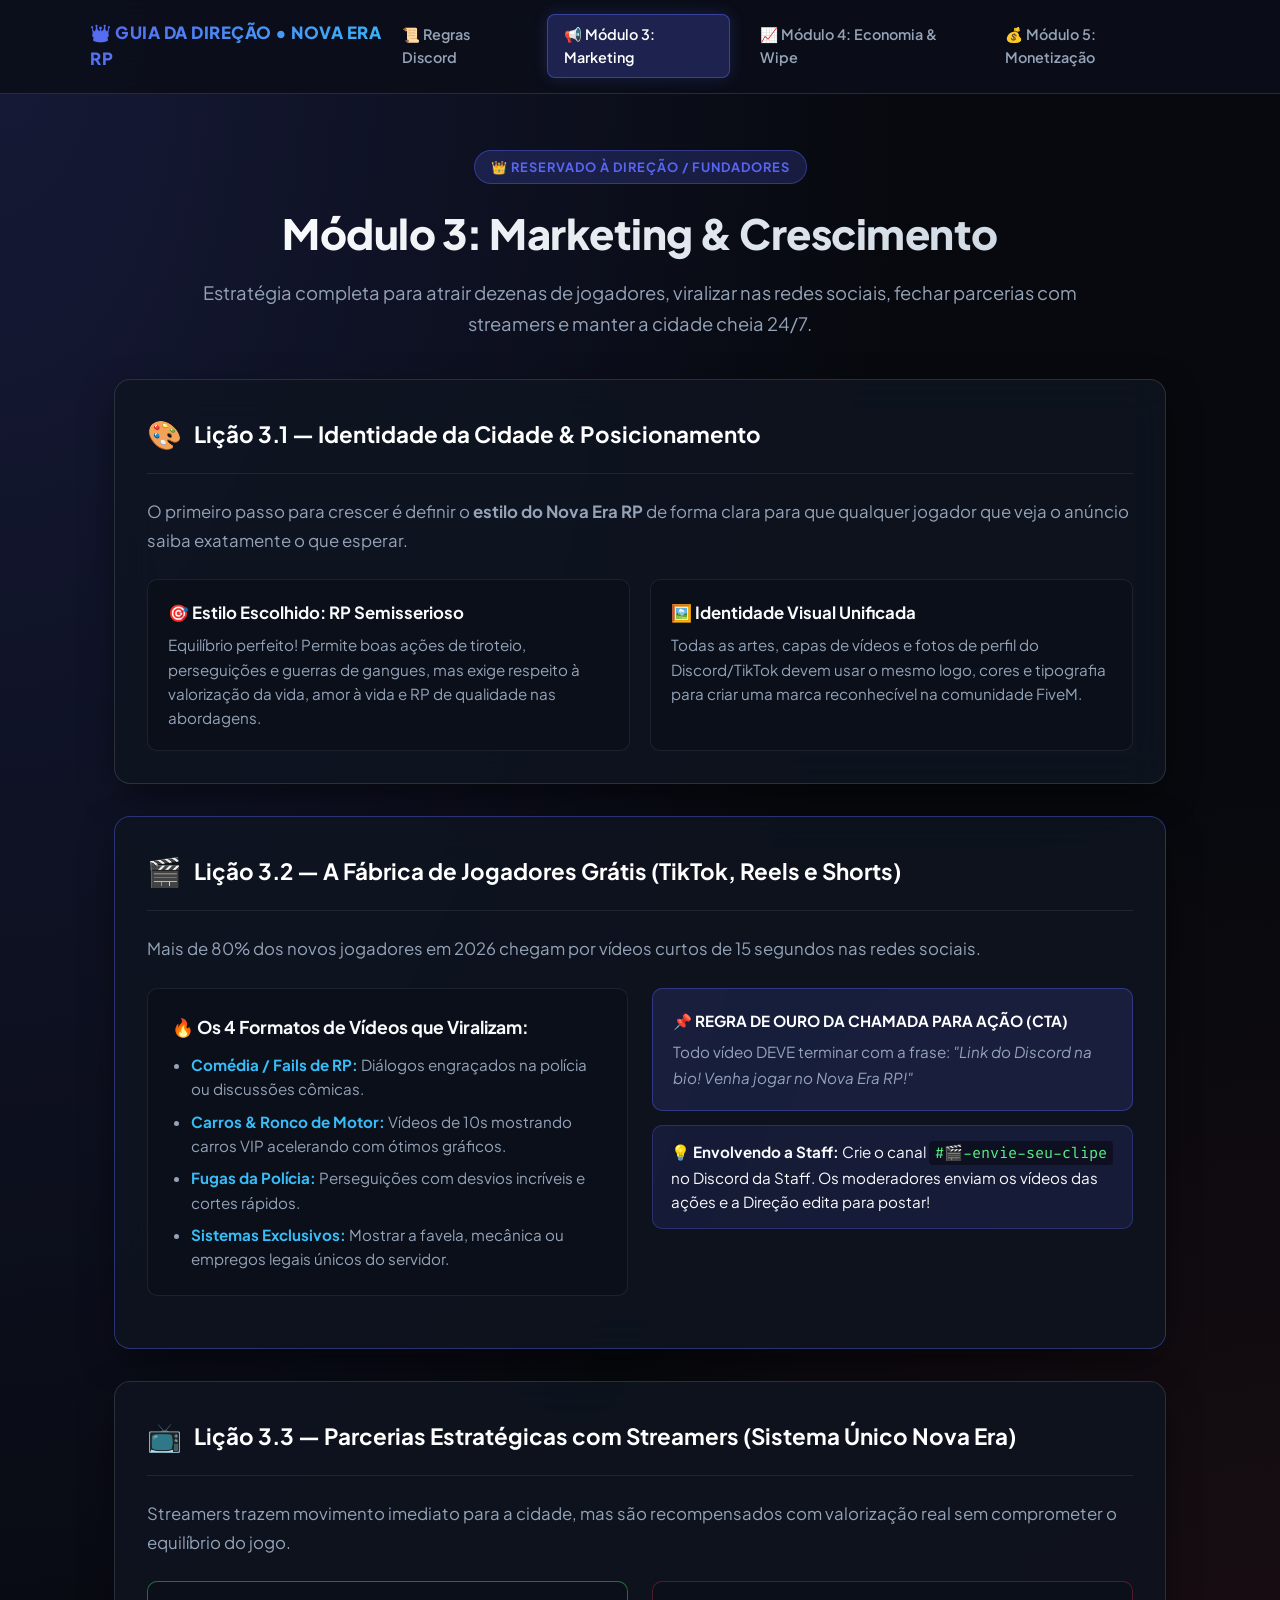
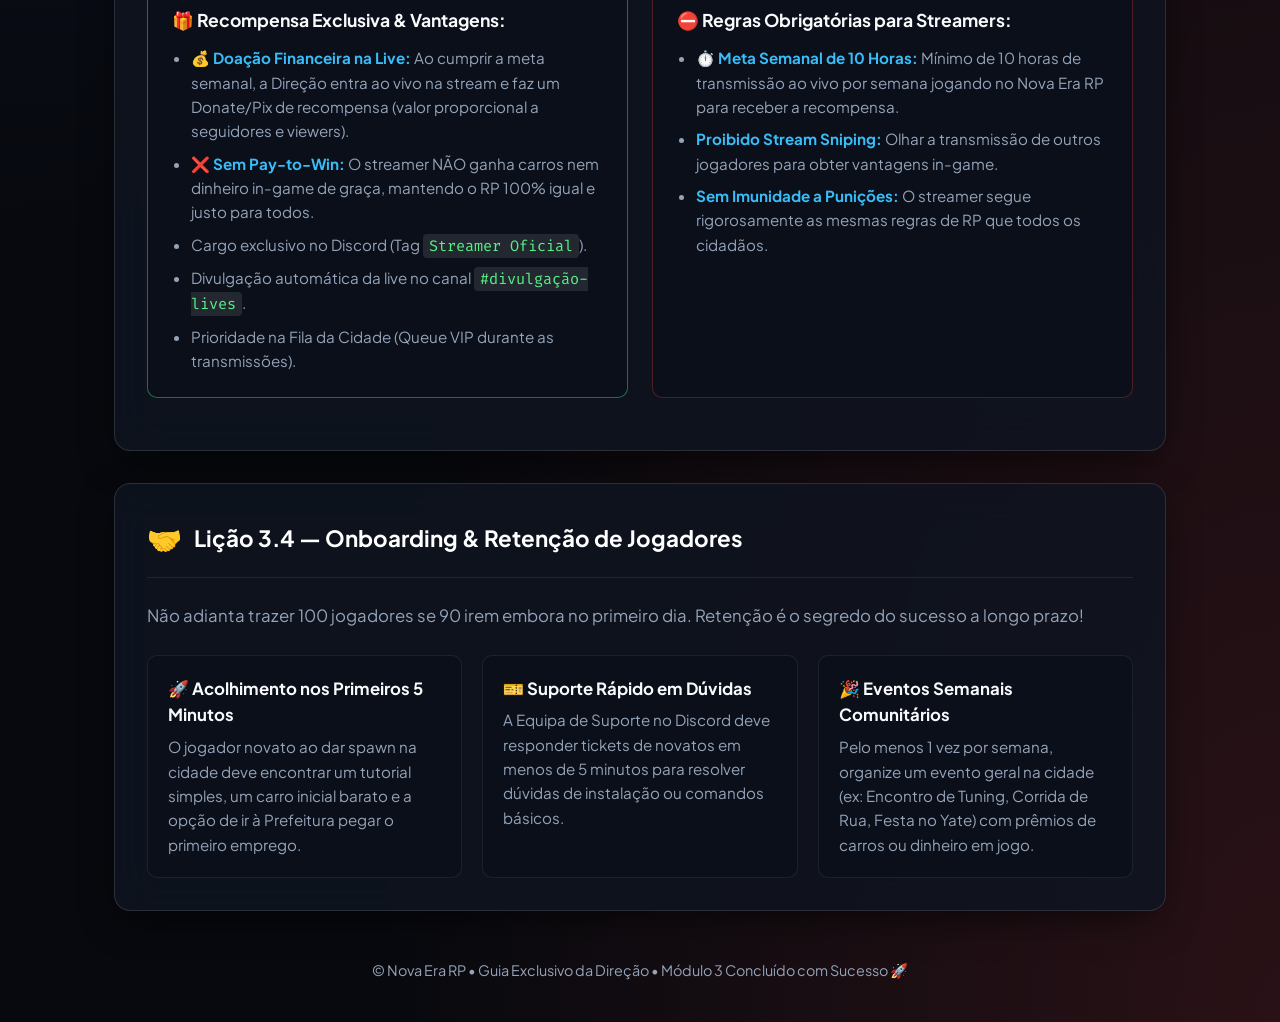
<file: modulo3.html>
<!DOCTYPE html>
<html lang="pt-PT">
<head>
  <meta charset="UTF-8">
  <meta name="viewport" content="width=device-width, initial-scale=1.0">
  <meta name="description" content="Módulo 3 Exclusivo da Direção: Marketing, Streamers e Crescimento da Playerbase do Nova Era RP">
  <title>Nova Era RP | Módulo 3 — Marketing & Crescimento</title>
  <link rel="preconnect" href="https://fonts.googleapis.com">
  <link rel="preconnect" href="https://fonts.gstatic.com" crossorigin>
  <link href="https://fonts.googleapis.com/css2?family=Plus+Jakarta+Sans:wght@400;500;600;700;800&family=Fira+Code:wght@400;500;600&display=swap" rel="stylesheet">
  <link rel="stylesheet" href="styles.css">
</head>
<body>

  <!-- Menu de Navegação -->
  <nav class="nav-menu">
    <div class="nav-container">
      <span class="nav-logo">👑 GUIA DA DIREÇÃO • NOVA ERA RP</span>
      <div class="nav-links">
        <a href="index.html" class="nav-item">📜 Regras Discord</a>
        <a href="modulo3.html" class="nav-item active">📢 Módulo 3: Marketing</a>
        <a href="modulo4.html" class="nav-item">📈 Módulo 4: Economia & Wipe</a>
        <a href="modulo5.html" class="nav-item">💰 Módulo 5: Monetização</a>
      </div>
    </div>
  </nav>

  <!-- Header Section -->
  <header class="hero">
    <div class="hero-container">
      <span class="server-badge">👑 RESERVADO À DIREÇÃO / FUNDADORES</span>
      <h1>Módulo 3: Marketing & Crescimento</h1>
      <p>Estratégia completa para atrair dezenas de jogadores, viralizar nas redes sociais, fechar parcerias com streamers e manter a cidade cheia 24/7.</p>
    </div>
  </header>

  <main class="main-container">

    <!-- LIÇÃO 3.1 -->
    <section class="card">
      <div class="card-header">
        <div class="header-title">
          <span class="header-icon">🎨</span>
          <h2>Lição 3.1 — Identidade da Cidade & Posicionamento</h2>
        </div>
      </div>
      <div class="card-body">
        <p class="section-desc">
          O primeiro passo para crescer é definir o <strong>estilo do Nova Era RP</strong> de forma clara para que qualquer jogador que veja o anúncio saiba exatamente o que esperar.
        </p>

        <div class="aggravating-grid">
          <div class="agg-item">
            <strong>🎯 Estilo Escolhido: RP Semisserioso</strong>
            <p>Equilíbrio perfeito! Permite boas ações de tiroteio, perseguições e guerras de gangues, mas exige respeito à valorização da vida, amor à vida e RP de qualidade nas abordagens.</p>
          </div>
          <div class="agg-item">
            <strong>🖼️ Identidade Visual Unificada</strong>
            <p>Todas as artes, capas de vídeos e fotos de perfil do Discord/TikTok devem usar o mesmo logo, cores e tipografia para criar uma marca reconhecível na comunidade FiveM.</p>
          </div>
        </div>
      </div>
    </section>

    <!-- LIÇÃO 3.2 -->
    <section class="card danger-card" style="border-color: rgba(88, 101, 242, 0.4);">
      <div class="card-header">
        <div class="header-title">
          <span class="header-icon">🎬</span>
          <h2>Lição 3.2 — A Fábrica de Jogadores Grátis (TikTok, Reels e Shorts)</h2>
        </div>
      </div>
      <div class="card-body">
        <p class="section-desc">
          Mais de 80% dos novos jogadores em 2026 chegam por vídeos curtos de 15 segundos nas redes sociais.
        </p>

        <div class="cheats-grid">
          <div class="cheat-info-box">
            <h3>🔥 Os 4 Formatos de Vídeos que Viralizam:</h3>
            <ul class="cheat-list">
              <li><strong>Comédia / Fails de RP:</strong> Diálogos engraçados na polícia ou discussões cômicas.</li>
              <li><strong>Carros & Ronco de Motor:</strong> Vídeos de 10s mostrando carros VIP acelerando com ótimos gráficos.</li>
              <li><strong>Fugas da Polícia:</strong> Perseguições com desvios incríveis e cortes rápidos.</li>
              <li><strong>Sistemas Exclusivos:</strong> Mostrar a favela, mecânica ou empregos legais únicos do servidor.</li>
            </ul>
          </div>

          <div class="cheat-rules-box">
            <div class="rule-alert alert-warn" style="background: rgba(88, 101, 242, 0.15); border-color: rgba(88, 101, 242, 0.4);">
              <span class="alert-title">📌 REGRA DE OURO DA CHAMADA PARA AÇÃO (CTA)</span>
              <span class="alert-desc">Todo vídeo DEVE terminar com a frase: <em>"Link do Discord na bio! Venha jogar no Nova Era RP!"</em></span>
            </div>
            <div class="staff-note">
              <strong>💡 Envolvendo a Staff:</strong> Crie o canal <code>#🎬-envie-seu-clipe</code> no Discord da Staff. Os moderadores enviam os vídeos das ações e a Direção edita para postar!
            </div>
          </div>
        </div>

      </div>
    </section>

    <!-- LIÇÃO 3.3 (ATUALIZADA) -->
    <section class="card">
      <div class="card-header">
        <div class="header-title">
          <span class="header-icon">📺</span>
          <h2>Lição 3.3 — Parcerias Estratégicas com Streamers (Sistema Único Nova Era)</h2>
        </div>
      </div>
      <div class="card-body">
        <p class="section-desc">
          Streamers trazem movimento imediato para a cidade, mas são recompensados com valorização real sem comprometer o equilíbrio do jogo.
        </p>

        <div class="cheats-grid">
          <div class="cheat-info-box" style="border-color: rgba(87, 242, 135, 0.4);">
            <h3>🎁 Recompensa Exclusiva & Vantagens:</h3>
            <ul class="cheat-list">
              <li><strong>💰 Doação Financeira na Live:</strong> Ao cumprir a meta semanal, a Direção entra ao vivo na stream e faz um Donate/Pix de recompensa (valor proporcional a seguidores e viewers).</li>
              <li><strong>❌ Sem Pay-to-Win:</strong> O streamer NÃO ganha carros nem dinheiro in-game de graça, mantendo o RP 100% igual e justo para todos.</li>
              <li>Cargo exclusivo no Discord (Tag <code>Streamer Oficial</code>).</li>
              <li>Divulgação automática da live no canal <code>#divulgação-lives</code>.</li>
              <li>Prioridade na Fila da Cidade (Queue VIP durante as transmissões).</li>
            </ul>
          </div>

          <div class="cheat-info-box" style="border-color: rgba(239, 68, 68, 0.3);">
            <h3>⛔ Regras Obrigatórias para Streamers:</h3>
            <ul class="cheat-list">
              <li><strong>⏱️ Meta Semanal de 10 Horas:</strong> Mínimo de 10 horas de transmissão ao vivo por semana jogando no Nova Era RP para receber a recompensa.</li>
              <li><strong>Proibido Stream Sniping:</strong> Olhar a transmissão de outros jogadores para obter vantagens in-game.</li>
              <li><strong>Sem Imunidade a Punições:</strong> O streamer segue rigorosamente as mesmas regras de RP que todos os cidadãos.</li>
            </ul>
          </div>
        </div>
      </div>
    </section>

    <!-- LIÇÃO 3.4 -->
    <section class="card staff-card">
      <div class="card-header">
        <div class="header-title">
          <span class="header-icon">🤝</span>
          <h2>Lição 3.4 — Onboarding & Retenção de Jogadores</h2>
        </div>
      </div>
      <div class="card-body">
        <p class="section-desc">
          Não adianta trazer 100 jogadores se 90 irem embora no primeiro dia. Retenção é o segredo do sucesso a longo prazo!
        </p>

        <div class="aggravating-grid">
          <div class="agg-item">
            <strong>🚀 Acolhimento nos Primeiros 5 Minutos</strong>
            <p>O jogador novato ao dar spawn na cidade deve encontrar um tutorial simples, um carro inicial barato e a opção de ir à Prefeitura pegar o primeiro emprego.</p>
          </div>
          <div class="agg-item">
            <strong>🎫 Suporte Rápido em Dúvidas</strong>
            <p>A Equipa de Suporte no Discord deve responder tickets de novatos em menos de 5 minutos para resolver dúvidas de instalação ou comandos básicos.</p>
          </div>
          <div class="agg-item">
            <strong>🎉 Eventos Semanais Comunitários</strong>
            <p>Pelo menos 1 vez por semana, organize um evento geral na cidade (ex: Encontro de Tuning, Corrida de Rua, Festa no Yate) com prêmios de carros ou dinheiro em jogo.</p>
          </div>
        </div>
      </div>
    </section>

  </main>

  <footer>
    <p>© Nova Era RP • Guia Exclusivo da Direção • Módulo 3 Concluído com Sucesso 🚀</p>
  </footer>

</body>
</html>
</file>
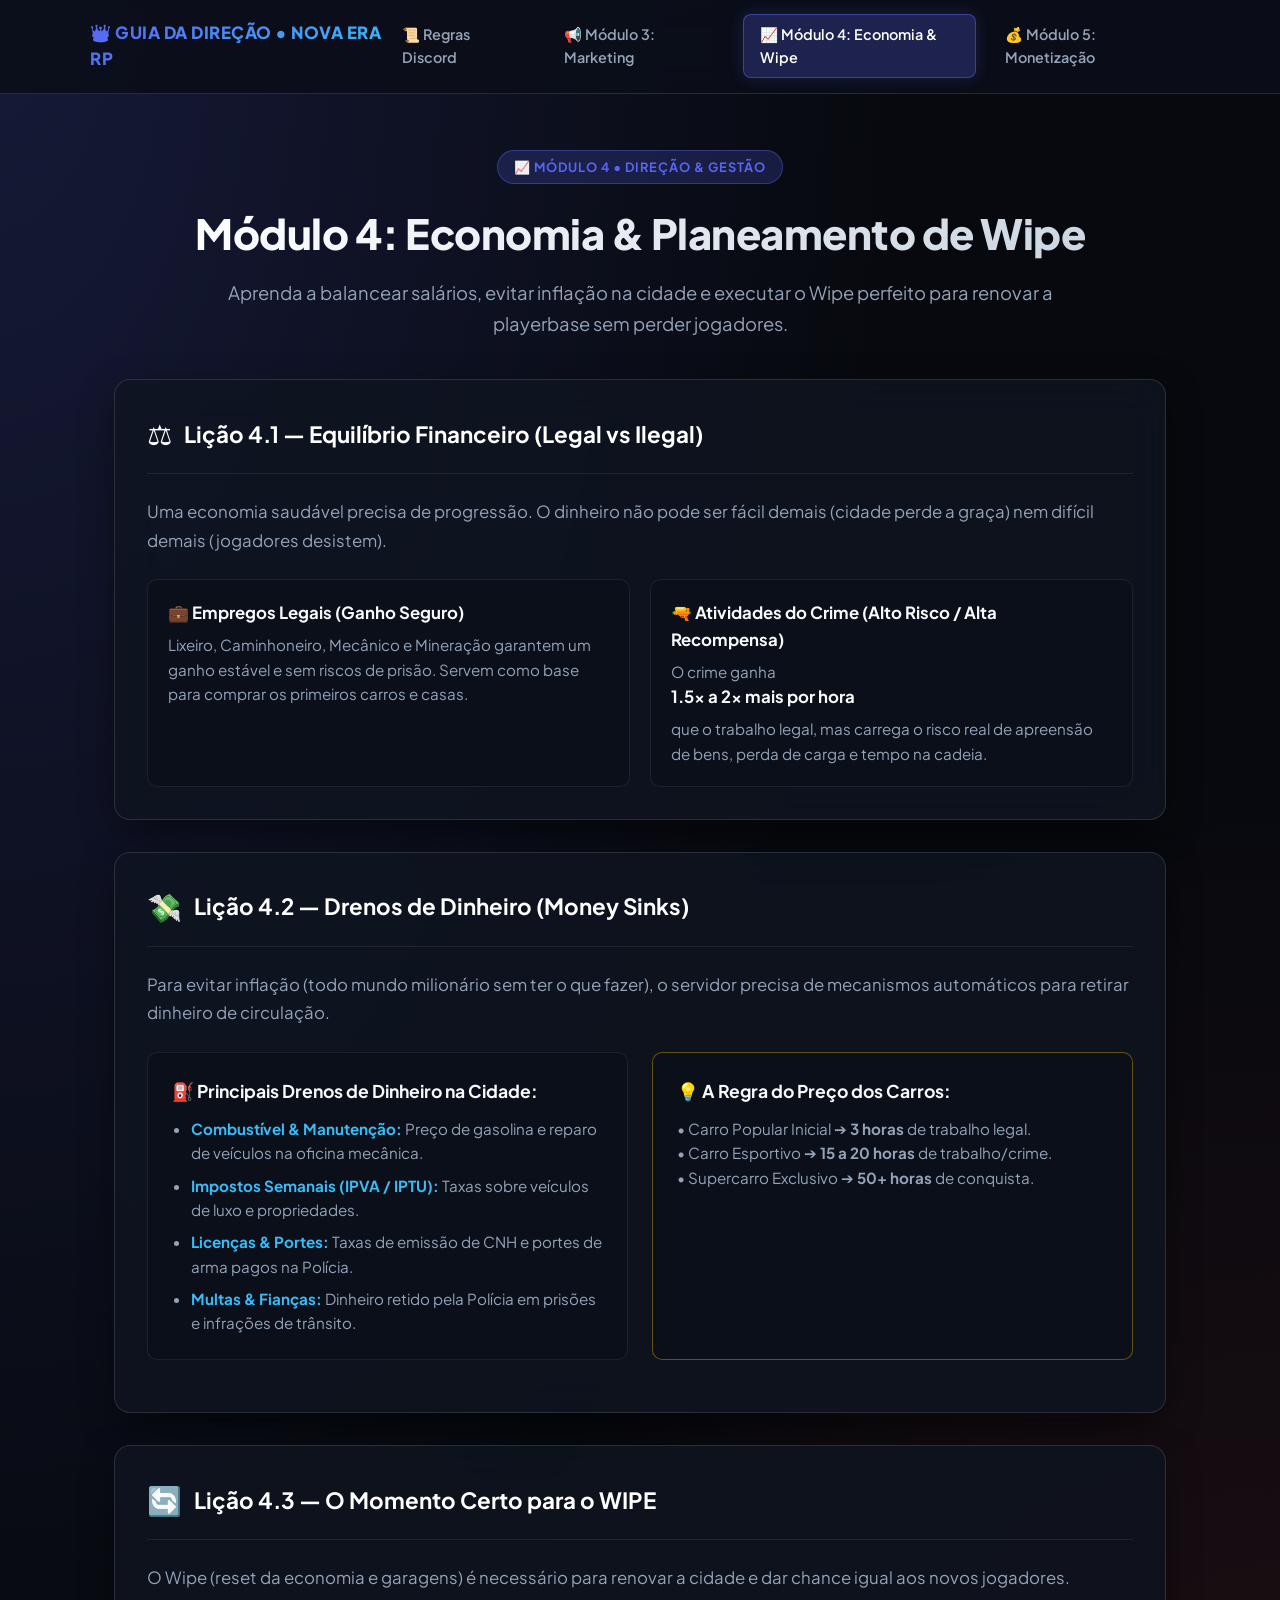
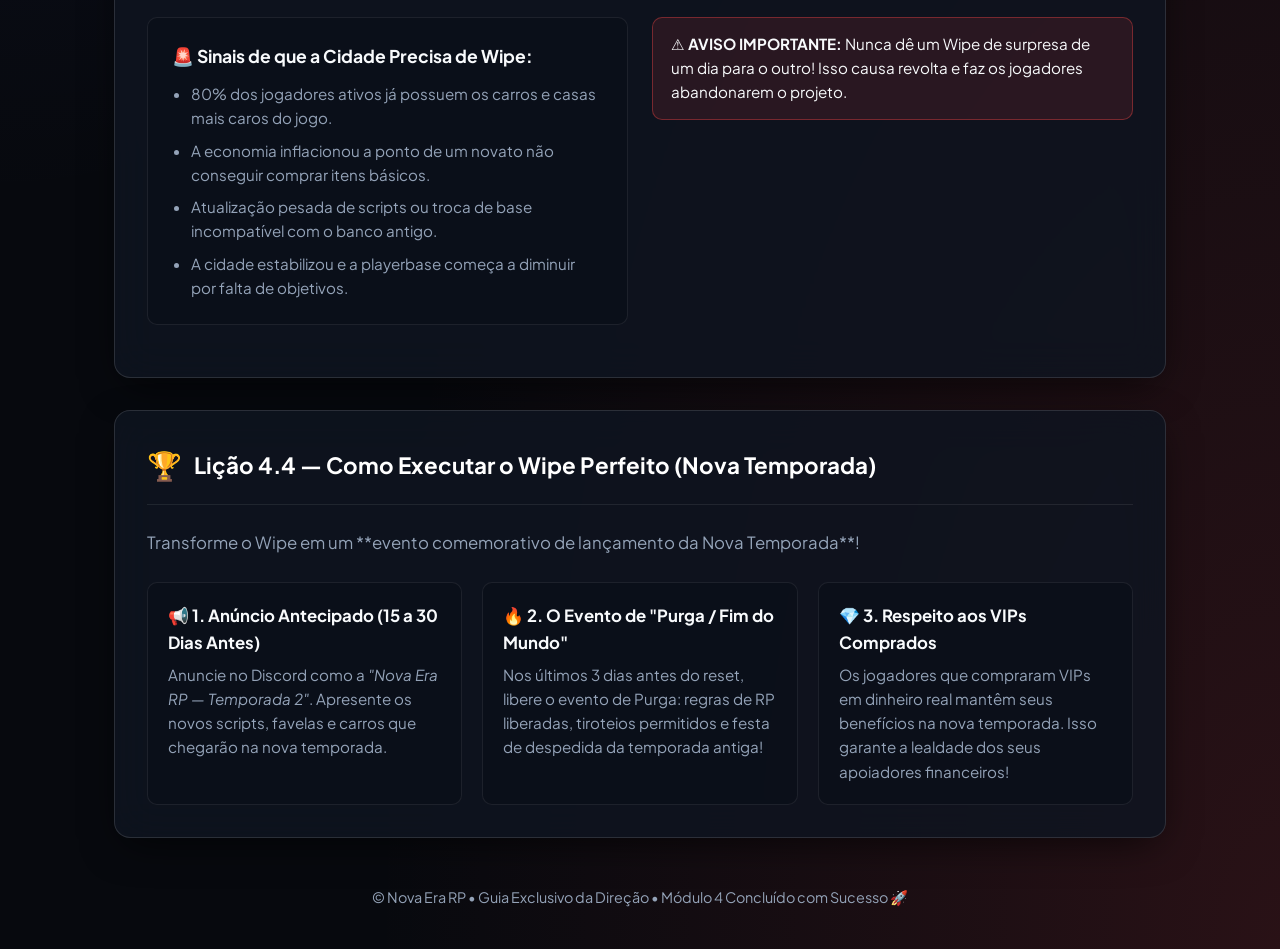
<file: modulo4.html>
<!DOCTYPE html>
<html lang="pt-PT">
<head>
  <meta charset="UTF-8">
  <meta name="viewport" content="width=device-width, initial-scale=1.0">
  <meta name="description" content="Módulo 4: Economia do Servidor, Balanço Financeiro e Planeamento de Wipe no Nova Era RP">
  <title>Nova Era RP | Módulo 4 — Economia & Wipe</title>
  <link rel="preconnect" href="https://fonts.googleapis.com">
  <link rel="preconnect" href="https://fonts.gstatic.com" crossorigin>
  <link href="https://fonts.googleapis.com/css2?family=Plus+Jakarta+Sans:wght@400;500;600;700;800&family=Fira+Code:wght@400;500;600&display=swap" rel="stylesheet">
  <link rel="stylesheet" href="styles.css">
</head>
<body>

  <!-- Menu de Navegação -->
  <nav class="nav-menu">
    <div class="nav-container">
      <span class="nav-logo">👑 GUIA DA DIREÇÃO • NOVA ERA RP</span>
      <div class="nav-links">
        <a href="index.html" class="nav-item">📜 Regras Discord</a>
        <a href="modulo3.html" class="nav-item">📢 Módulo 3: Marketing</a>
        <a href="modulo4.html" class="nav-item active">📈 Módulo 4: Economia & Wipe</a>
        <a href="modulo5.html" class="nav-item">💰 Módulo 5: Monetização</a>
      </div>
    </div>
  </nav>

  <!-- Header Section -->
  <header class="hero">
    <div class="hero-container">
      <span class="server-badge">📈 MÓDULO 4 • DIREÇÃO & GESTÃO</span>
      <h1>Módulo 4: Economia & Planeamento de Wipe</h1>
      <p>Aprenda a balancear salários, evitar inflação na cidade e executar o Wipe perfeito para renovar a playerbase sem perder jogadores.</p>
    </div>
  </header>

  <main class="main-container">

    <!-- LIÇÃO 4.1 -->
    <section class="card">
      <div class="card-header">
        <div class="header-title">
          <span class="header-icon">⚖️</span>
          <h2>Lição 4.1 — Equilíbrio Financeiro (Legal vs Ilegal)</h2>
        </div>
      </div>
      <div class="card-body">
        <p class="section-desc">
          Uma economia saudável precisa de progressão. O dinheiro não pode ser fácil demais (cidade perde a graça) nem difícil demais (jogadores desistem).
        </p>

        <div class="aggravating-grid">
          <div class="agg-item">
            <strong>💼 Empregos Legais (Ganho Seguro)</strong>
            <p>Lixeiro, Caminhoneiro, Mecânico e Mineração garantem um ganho estável e sem riscos de prisão. Servem como base para comprar os primeiros carros e casas.</p>
          </div>
          <div class="agg-item">
            <strong>🔫 Atividades do Crime (Alto Risco / Alta Recompensa)</strong>
            <p>O crime ganha <strong>1.5x a 2x mais por hora</strong> que o trabalho legal, mas carrega o risco real de apreensão de bens, perda de carga e tempo na cadeia.</p>
          </div>
        </div>
      </div>
    </section>

    <!-- LIÇÃO 4.2 -->
    <section class="card">
      <div class="card-header">
        <div class="header-title">
          <span class="header-icon">💸</span>
          <h2>Lição 4.2 — Drenos de Dinheiro (Money Sinks)</h2>
        </div>
      </div>
      <div class="card-body">
        <p class="section-desc">
          Para evitar inflação (todo mundo milionário sem ter o que fazer), o servidor precisa de mecanismos automáticos para retirar dinheiro de circulação.
        </p>

        <div class="cheats-grid">
          <div class="cheat-info-box">
            <h3>⛽ Principais Drenos de Dinheiro na Cidade:</h3>
            <ul class="cheat-list">
              <li><strong>Combustível & Manutenção:</strong> Preço de gasolina e reparo de veículos na oficina mecânica.</li>
              <li><strong>Impostos Semanais (IPVA / IPTU):</strong> Taxas sobre veículos de luxo e propriedades.</li>
              <li><strong>Licenças & Portes:</strong> Taxas de emissão de CNH e portes de arma pagos na Polícia.</li>
              <li><strong>Multas & Fianças:</strong> Dinheiro retido pela Polícia em prisões e infrações de trânsito.</li>
            </ul>
          </div>

          <div class="cheat-info-box" style="border-color: rgba(234, 179, 8, 0.4);">
            <h3>💡 A Regra do Preço dos Carros:</h3>
            <p class="alert-desc" style="color: var(--text-muted); margin-top: 8px;">
              • Carro Popular Inicial ➔ <strong>3 horas</strong> de trabalho legal.<br>
              • Carro Esportivo ➔ <strong>15 a 20 horas</strong> de trabalho/crime.<br>
              • Supercarro Exclusivo ➔ <strong>50+ horas</strong> de conquista.
            </p>
          </div>
        </div>
      </div>
    </section>

    <!-- LIÇÃO 4.3 -->
    <section class="card danger-card">
      <div class="card-header">
        <div class="header-title">
          <span class="header-icon">🔄</span>
          <h2>Lição 4.3 — O Momento Certo para o WIPE</h2>
        </div>
      </div>
      <div class="card-body">
        <p class="section-desc">
          O Wipe (reset da economia e garagens) é necessário para renovar a cidade e dar chance igual aos novos jogadores.
        </p>

        <div class="cheats-grid">
          <div class="cheat-info-box">
            <h3>🚨 Sinais de que a Cidade Precisa de Wipe:</h3>
            <ul class="cheat-list">
              <li>80% dos jogadores ativos já possuem os carros e casas mais caros do jogo.</li>
              <li>A economia inflacionou a ponto de um novato não conseguir comprar itens básicos.</li>
              <li>Atualização pesada de scripts ou troca de base incompatível com o banco antigo.</li>
              <li>A cidade estabilizou e a playerbase começa a diminuir por falta de objetivos.</li>
            </ul>
          </div>

          <div class="cheat-rules-box">
            <div class="staff-note" style="background: rgba(239, 68, 68, 0.12); border-color: rgba(239, 68, 68, 0.4);">
              <strong>⚠️ AVISO IMPORTANTE:</strong> Nunca dê um Wipe de surpresa de um dia para o outro! Isso causa revolta e faz os jogadores abandonarem o projeto.
            </div>
          </div>
        </div>
      </div>
    </section>

    <!-- LIÇÃO 4.4 -->
    <section class="card staff-card">
      <div class="card-header">
        <div class="header-title">
          <span class="header-icon">🏆</span>
          <h2>Lição 4.4 — Como Executar o Wipe Perfeito (Nova Temporada)</h2>
        </div>
      </div>
      <div class="card-body">
        <p class="section-desc">
          Transforme o Wipe em um **evento comemorativo de lançamento da Nova Temporada**!
        </p>

        <div class="aggravating-grid">
          <div class="agg-item">
            <strong>📢 1. Anúncio Antecipado (15 a 30 Dias Antes)</strong>
            <p>Anuncie no Discord como a <em>"Nova Era RP — Temporada 2"</em>. Apresente os novos scripts, favelas e carros que chegarão na nova temporada.</p>
          </div>
          <div class="agg-item">
            <strong>🔥 2. O Evento de "Purga / Fim do Mundo"</strong>
            <p>Nos últimos 3 dias antes do reset, libere o evento de Purga: regras de RP liberadas, tiroteios permitidos e festa de despedida da temporada antiga!</p>
          </div>
          <div class="agg-item">
            <strong>💎 3. Respeito aos VIPs Comprados</strong>
            <p>Os jogadores que compraram VIPs em dinheiro real mantêm seus benefícios na nova temporada. Isso garante a lealdade dos seus apoiadores financeiros!</p>
          </div>
        </div>
      </div>
    </section>

  </main>

  <footer>
    <p>© Nova Era RP • Guia Exclusivo da Direção • Módulo 4 Concluído com Sucesso 🚀</p>
  </footer>

</body>
</html>
</file>
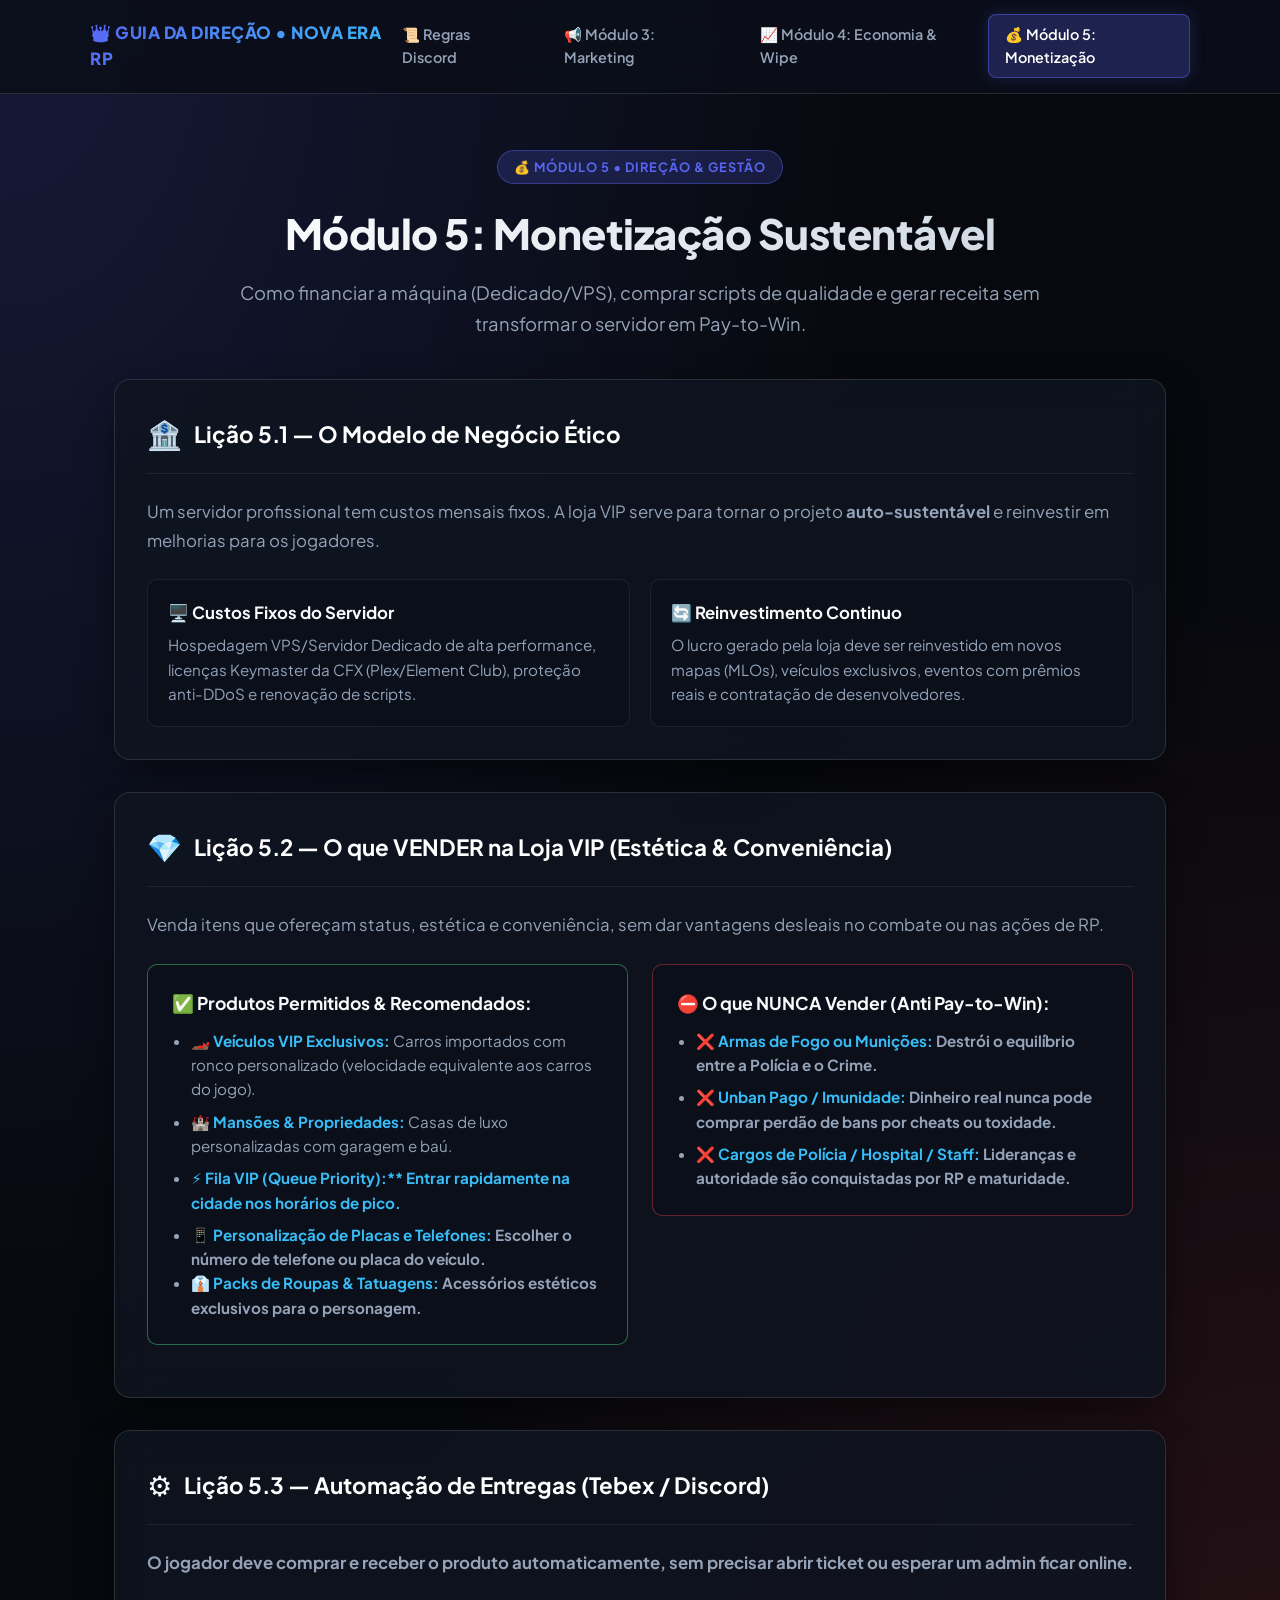
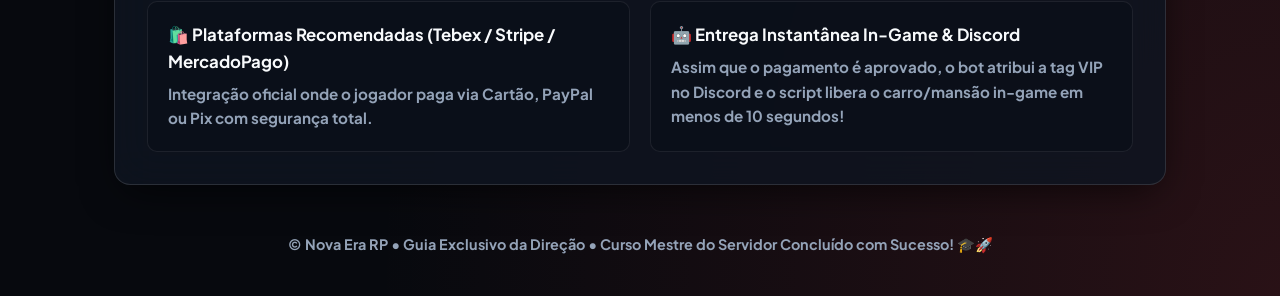
<file: modulo5.html>
<!DOCTYPE html>
<html lang="pt-PT">
<head>
  <meta charset="UTF-8">
  <meta name="viewport" content="width=device-width, initial-scale=1.0">
  <meta name="description" content="Módulo 5: Monetização Sustentável, Loja VIP Ética e Automação no Nova Era RP">
  <title>Nova Era RP | Módulo 5 — Monetização Sustentável</title>
  <link rel="preconnect" href="https://fonts.googleapis.com">
  <link rel="preconnect" href="https://fonts.gstatic.com" crossorigin>
  <link href="https://fonts.googleapis.com/css2?family=Plus+Jakarta+Sans:wght@400;500;600;700;800&family=Fira+Code:wght@400;500;600&display=swap" rel="stylesheet">
  <link rel="stylesheet" href="styles.css">
</head>
<body>

  <!-- Menu de Navegação -->
  <nav class="nav-menu">
    <div class="nav-container">
      <span class="nav-logo">👑 GUIA DA DIREÇÃO • NOVA ERA RP</span>
      <div class="nav-links">
        <a href="index.html" class="nav-item">📜 Regras Discord</a>
        <a href="modulo3.html" class="nav-item">📢 Módulo 3: Marketing</a>
        <a href="modulo4.html" class="nav-item">📈 Módulo 4: Economia & Wipe</a>
        <a href="modulo5.html" class="nav-item active">💰 Módulo 5: Monetização</a>
      </div>
    </div>
  </nav>

  <!-- Header Section -->
  <header class="hero">
    <div class="hero-container">
      <span class="server-badge">💰 MÓDULO 5 • DIREÇÃO & GESTÃO</span>
      <h1>Módulo 5: Monetização Sustentável</h1>
      <p>Como financiar a máquina (Dedicado/VPS), comprar scripts de qualidade e gerar receita sem transformar o servidor em Pay-to-Win.</p>
    </div>
  </header>

  <main class="main-container">

    <!-- LIÇÃO 5.1 -->
    <section class="card">
      <div class="card-header">
        <div class="header-title">
          <span class="header-icon">🏦</span>
          <h2>Lição 5.1 — O Modelo de Negócio Ético</h2>
        </div>
      </div>
      <div class="card-body">
        <p class="section-desc">
          Um servidor profissional tem custos mensais fixos. A loja VIP serve para tornar o projeto <strong>auto-sustentável</strong> e reinvestir em melhorias para os jogadores.
        </p>

        <div class="aggravating-grid">
          <div class="agg-item">
            <strong>🖥️ Custos Fixos do Servidor</strong>
            <p>Hospedagem VPS/Servidor Dedicado de alta performance, licenças Keymaster da CFX (Plex/Element Club), proteção anti-DDoS e renovação de scripts.</p>
          </div>
          <div class="agg-item">
            <strong>🔄 Reinvestimento Continuo</strong>
            <p>O lucro gerado pela loja deve ser reinvestido em novos mapas (MLOs), veículos exclusivos, eventos com prêmios reais e contratação de desenvolvedores.</p>
          </div>
        </div>
      </div>
    </section>

    <!-- LIÇÃO 5.2 -->
    <section class="card">
      <div class="card-header">
        <div class="header-title">
          <span class="header-icon">💎</span>
          <h2>Lição 5.2 — O que VENDER na Loja VIP (Estética & Conveniência)</h2>
        </div>
      </div>
      <div class="card-body">
        <p class="section-desc">
          Venda itens que ofereçam status, estética e conveniência, sem dar vantagens desleais no combate ou nas ações de RP.
        </p>

        <div class="cheats-grid">
          <div class="cheat-info-box" style="border-color: rgba(87, 242, 135, 0.4);">
            <h3>✅ Produtos Permitidos & Recomendados:</h3>
            <ul class="cheat-list">
              <li><strong>🏎️ Veículos VIP Exclusivos:</strong> Carros importados com ronco personalizado (velocidade equivalente aos carros do jogo).</li>
              <li><strong>🏰 Mansões & Propriedades:</strong> Casas de luxo personalizadas com garagem e baú.</li>
              <li><strong>⚡ Fila VIP (Queue Priority):** Entrar rapidamente na cidade nos horários de pico.</li>
              <li><strong>📱 Personalização de Placas e Telefones:</strong> Escolher o número de telefone ou placa do veículo.</li>
              <li><strong>👔 Packs de Roupas & Tatuagens:</strong> Acessórios estéticos exclusivos para o personagem.</li>
            </ul>
          </div>

          <div class="cheat-info-box" style="border-color: rgba(239, 68, 68, 0.4);">
            <h3>⛔ O que NUNCA Vender (Anti Pay-to-Win):</h3>
            <ul class="cheat-list">
              <li><strong>❌ Armas de Fogo ou Munições:</strong> Destrói o equilíbrio entre a Polícia e o Crime.</li>
              <li><strong>❌ Unban Pago / Imunidade:</strong> Dinheiro real nunca pode comprar perdão de bans por cheats ou toxidade.</li>
              <li><strong>❌ Cargos de Polícia / Hospital / Staff:</strong> Lideranças e autoridade são conquistadas por RP e maturidade.</li>
            </ul>
          </div>
        </div>
      </div>
    </section>

    <!-- LIÇÃO 5.3 -->
    <section class="card staff-card">
      <div class="card-header">
        <div class="header-title">
          <span class="header-icon">⚙️</span>
          <h2>Lição 5.3 — Automação de Entregas (Tebex / Discord)</h2>
        </div>
      </div>
      <div class="card-body">
        <p class="section-desc">
          O jogador deve comprar e receber o produto automaticamente, sem precisar abrir ticket ou esperar um admin ficar online.
        </p>

        <div class="aggravating-grid">
          <div class="agg-item">
            <strong>🛍️ Plataformas Recomendadas (Tebex / Stripe / MercadoPago)</strong>
            <p>Integração oficial onde o jogador paga via Cartão, PayPal ou Pix com segurança total.</p>
          </div>
          <div class="agg-item">
            <strong>🤖 Entrega Instantânea In-Game & Discord</strong>
            <p>Assim que o pagamento é aprovado, o bot atribui a tag VIP no Discord e o script libera o carro/mansão in-game em menos de 10 segundos!</p>
          </div>
        </div>
      </div>
    </section>

  </main>

  <footer>
    <p>© Nova Era RP • Guia Exclusivo da Direção • Curso Mestre do Servidor Concluído com Sucesso! 🎓🚀</p>
  </footer>

</body>
</html>
</file>
<file: styles.css>
:root {
  --bg-dark: #07090e;
  --bg-card: rgba(15, 20, 32, 0.85);
  --bg-card-border: rgba(255, 255, 255, 0.12);
  --text-main: #f8fafc;
  --text-muted: #94a3b8;
  --discord-purple: #5865F2;
  --accent-gold: #faa61a;
  --accent-red: #ed4245;
  --accent-green: #57f287;
  --accent-blue: #38bdf8;
  --badge-adv: #eab308;
  --badge-timeout: #f97316;
  --badge-ban: #ef4444;
  --badge-perm: #991b1b;
  --code-bg: #020617;
  --font-sans: 'Plus Jakarta Sans', system-ui, -apple-system, sans-serif;
  --font-code: 'Fira Code', monospace;
  --radius-lg: 16px;
  --radius-md: 10px;
  --shadow: 0 12px 40px -10px rgba(0, 0, 0, 0.7);
}

* {
  box-sizing: border-box;
  margin: 0;
  padding: 0;
}

body {
  background-color: var(--bg-dark);
  background-image: 
    radial-gradient(at 0% 0%, rgba(88, 101, 242, 0.18) 0px, transparent 50%),
    radial-gradient(at 100% 100%, rgba(237, 66, 69, 0.15) 0px, transparent 50%);
  color: var(--text-main);
  font-family: var(--font-sans);
  line-height: 1.6;
  min-height: 100vh;
}

/* Nav Menu */
.nav-menu {
  background: rgba(11, 15, 25, 0.92);
  backdrop-filter: blur(16px);
  border-bottom: 1px solid var(--bg-card-border);
  position: sticky;
  top: 0;
  z-index: 100;
  padding: 0.9rem 1.5rem;
}

.nav-container {
  max-width: 1100px;
  margin: 0 auto;
  display: flex;
  justify-content: space-between;
  align-items: center;
}

.nav-logo {
  font-weight: 800;
  font-size: 1.05rem;
  letter-spacing: 0.5px;
  background: linear-gradient(135deg, var(--discord-purple), var(--accent-blue));
  -webkit-background-clip: text;
  -webkit-text-fill-color: transparent;
}

.nav-links {
  display: flex;
  gap: 0.8rem;
}

.nav-item {
  color: var(--text-muted);
  text-decoration: none;
  font-weight: 600;
  font-size: 0.9rem;
  padding: 8px 16px;
  border-radius: 8px;
  transition: all 0.2s ease;
  border: 1px solid transparent;
}

.nav-item:hover {
  color: var(--text-main);
  background: rgba(255, 255, 255, 0.06);
}

.nav-item.active {
  color: #fff;
  background: rgba(88, 101, 242, 0.25);
  border-color: rgba(88, 101, 242, 0.5);
  box-shadow: 0 0 15px rgba(88, 101, 242, 0.2);
}

/* Top Bar */
.top-bar {
  background: rgba(88, 101, 242, 0.15);
  border-bottom: 1px solid rgba(88, 101, 242, 0.3);
  padding: 10px 20px;
  display: flex;
  justify-content: space-between;
  align-items: center;
  font-size: 0.9rem;
  font-weight: 600;
  color: var(--text-main);
}

.btn-sm {
  background: var(--discord-purple);
  color: #fff;
  border: none;
  padding: 6px 14px;
  border-radius: 6px;
  font-size: 0.85rem;
  font-weight: 600;
  cursor: pointer;
  transition: all 0.2s ease;
}

.btn-sm:hover {
  background: #4752c4;
  transform: translateY(-1px);
}

/* Hero Header */
.hero {
  padding: 3.5rem 1.5rem 2.5rem 1.5rem;
  text-align: center;
}

.hero-container {
  max-width: 900px;
  margin: 0 auto;
}

.server-badge {
  display: inline-block;
  background: rgba(88, 101, 242, 0.2);
  color: var(--discord-purple);
  border: 1px solid rgba(88, 101, 242, 0.4);
  padding: 6px 16px;
  border-radius: 20px;
  font-size: 0.8rem;
  font-weight: 700;
  letter-spacing: 1px;
  margin-bottom: 16px;
  text-transform: uppercase;
}

.hero h1 {
  font-size: 2.6rem;
  font-weight: 800;
  letter-spacing: -0.5px;
  background: linear-gradient(135deg, #ffffff 0%, #cbd5e1 100%);
  -webkit-background-clip: text;
  -webkit-text-fill-color: transparent;
  margin-bottom: 10px;
}

.hero p {
  color: var(--text-muted);
  font-size: 1.15rem;
  line-height: 1.7;
}

/* Main Container */
.main-container {
  max-width: 1100px;
  margin: 0 auto;
  padding: 0 1.5rem 3rem 1.5rem;
  display: flex;
  flex-direction: column;
  gap: 2rem;
}

/* Cards */
.card {
  background: var(--bg-card);
  backdrop-filter: blur(20px);
  border: 1px solid var(--bg-card-border);
  border-radius: var(--radius-lg);
  padding: 2rem;
  box-shadow: var(--shadow);
  transition: transform 0.2s ease, border-color 0.2s ease;
}

.card:hover {
  border-color: rgba(255, 255, 255, 0.2);
}

.card-header {
  display: flex;
  justify-content: space-between;
  align-items: center;
  margin-bottom: 1.5rem;
  padding-bottom: 1rem;
  border-bottom: 1px solid rgba(255, 255, 255, 0.08);
}

.header-title {
  display: flex;
  align-items: center;
  gap: 12px;
}

.header-icon {
  font-size: 1.75rem;
}

.header-title h2 {
  font-size: 1.4rem;
  font-weight: 700;
  color: #fff;
}

.section-desc {
  font-size: 1.05rem;
  color: var(--text-muted);
  margin-bottom: 1.5rem;
  line-height: 1.7;
}

/* Grid & Items */
.aggravating-grid {
  display: grid;
  grid-template-columns: repeat(auto-fit, minmax(280px, 1fr));
  gap: 1.25rem;
}

.agg-item {
  background: rgba(11, 15, 25, 0.7);
  border: 1px solid rgba(255, 255, 255, 0.08);
  padding: 1.25rem;
  border-radius: var(--radius-md);
  font-size: 0.95rem;
  color: var(--text-muted);
}

.agg-item strong {
  display: block;
  font-size: 1.05rem;
  color: var(--text-main);
  margin-bottom: 6px;
}

.agg-item p {
  color: var(--text-muted);
  font-size: 0.95rem;
  margin-top: 4px;
}

/* Cheats & Info Grid */
.cheats-grid {
  display: grid;
  grid-template-columns: repeat(auto-fit, minmax(320px, 1fr));
  gap: 1.5rem;
  margin-bottom: 1.25rem;
}

.cheat-info-box {
  background: rgba(11, 15, 25, 0.7);
  padding: 1.5rem;
  border-radius: var(--radius-md);
  border: 1px solid rgba(255, 255, 255, 0.08);
}

.cheat-info-box h3 {
  font-size: 1.1rem;
  margin-bottom: 12px;
  color: var(--text-main);
}

.cheat-list {
  padding-left: 1.2rem;
  color: var(--text-muted);
  font-size: 0.95rem;
  display: flex;
  flex-direction: column;
  gap: 8px;
}

.cheat-list li strong {
  color: var(--accent-blue);
}

.cheat-list code {
  background: rgba(255, 255, 255, 0.1);
  color: var(--accent-green);
  padding: 2px 6px;
  border-radius: 4px;
  font-family: var(--font-code);
}

.rule-alert {
  padding: 1.25rem;
  border-radius: var(--radius-md);
  margin-bottom: 14px;
}

.alert-warn {
  background: rgba(249, 115, 22, 0.12);
  border: 1px solid rgba(249, 115, 22, 0.3);
}

.alert-title {
  display: block;
  font-weight: 700;
  font-size: 0.95rem;
  margin-bottom: 6px;
  color: #fff;
}

.alert-desc {
  font-size: 0.95rem;
  color: var(--text-muted);
}

.staff-note {
  background: rgba(88, 101, 242, 0.12);
  border: 1px solid rgba(88, 101, 242, 0.3);
  padding: 14px 18px;
  border-radius: 10px;
  font-size: 0.95rem;
  color: var(--text-main);
  line-height: 1.6;
}

.staff-note code {
  background: rgba(0, 0, 0, 0.4);
  color: var(--accent-green);
  padding: 2px 6px;
  border-radius: 4px;
  font-family: var(--font-code);
}

footer {
  text-align: center;
  color: var(--text-muted);
  font-size: 0.9rem;
  padding-bottom: 2.5rem;
}

/* Responsive */
@media (max-width: 768px) {
  .hero h1 { font-size: 1.9rem; }
  .card { padding: 1.25rem; }
  .nav-container { flex-direction: column; gap: 12px; }
  .top-bar { flex-direction: column; gap: 8px; text-align: center; }
}
</file>
